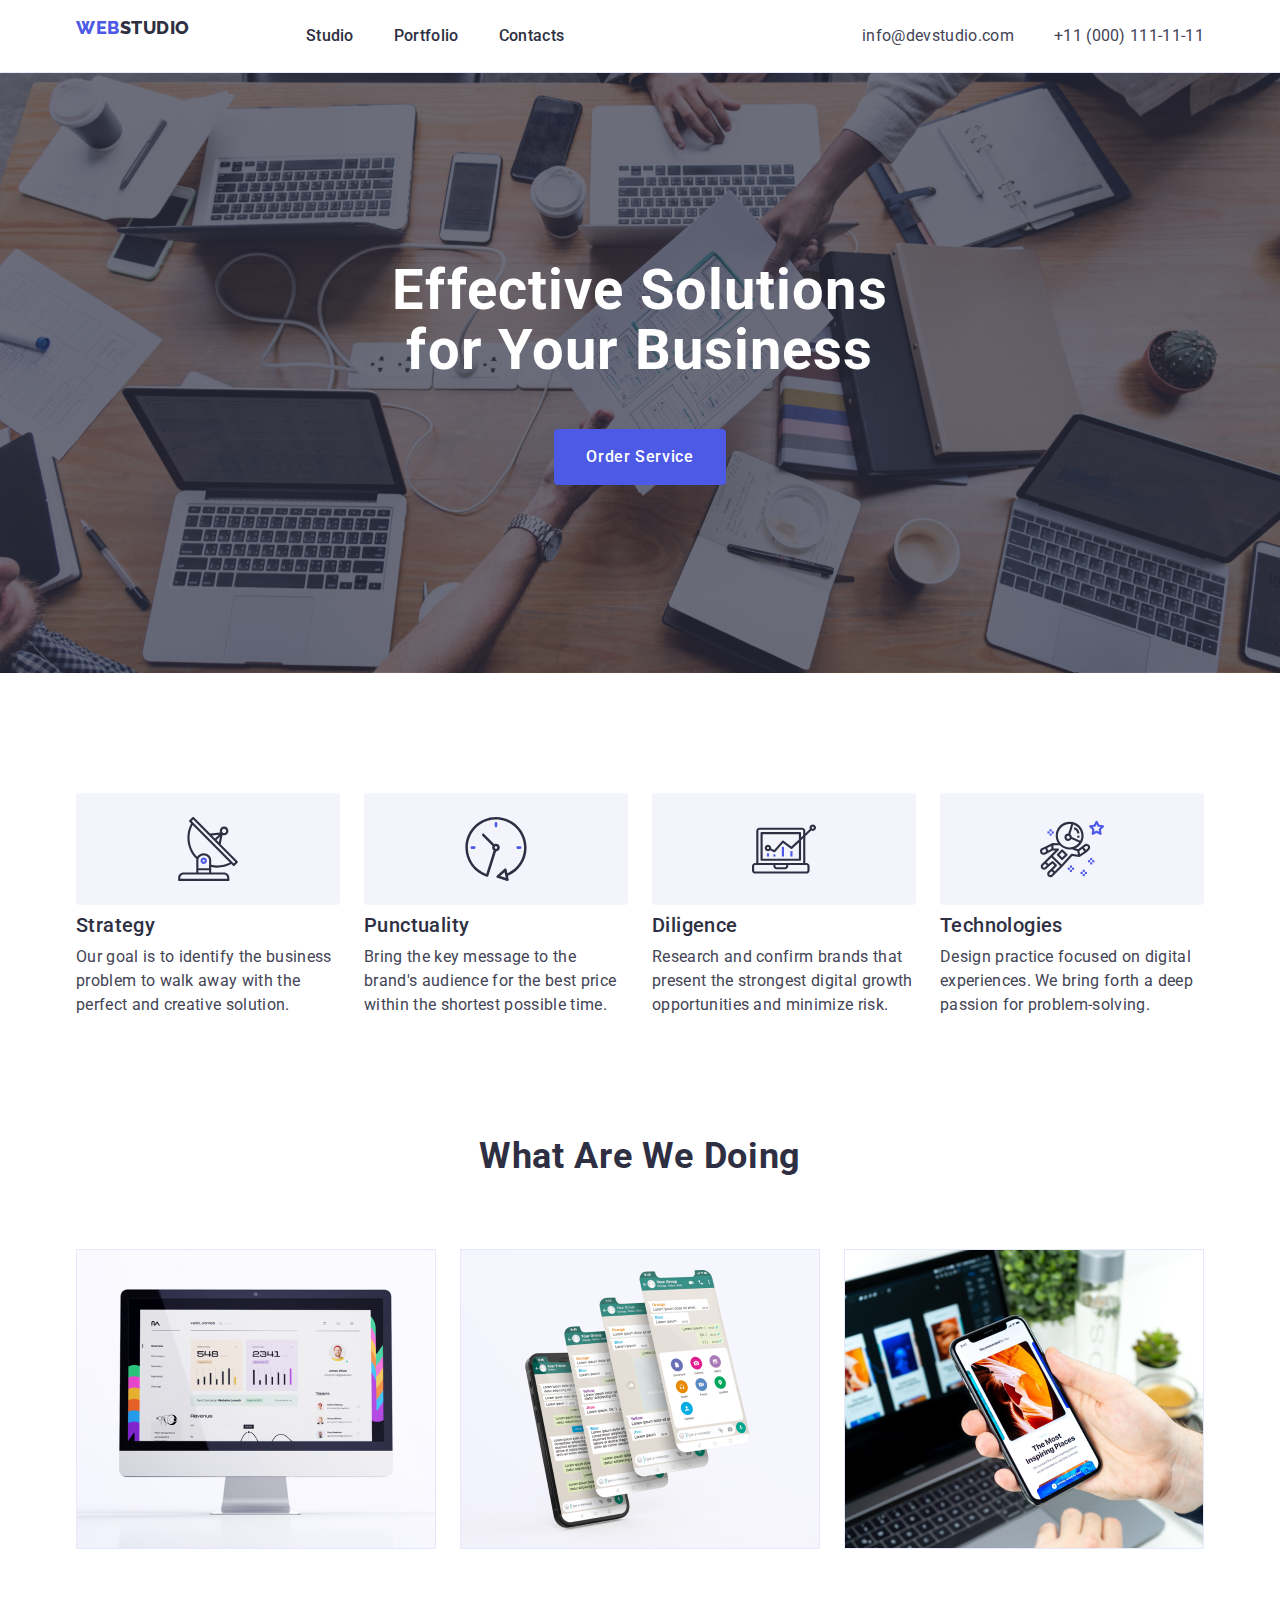
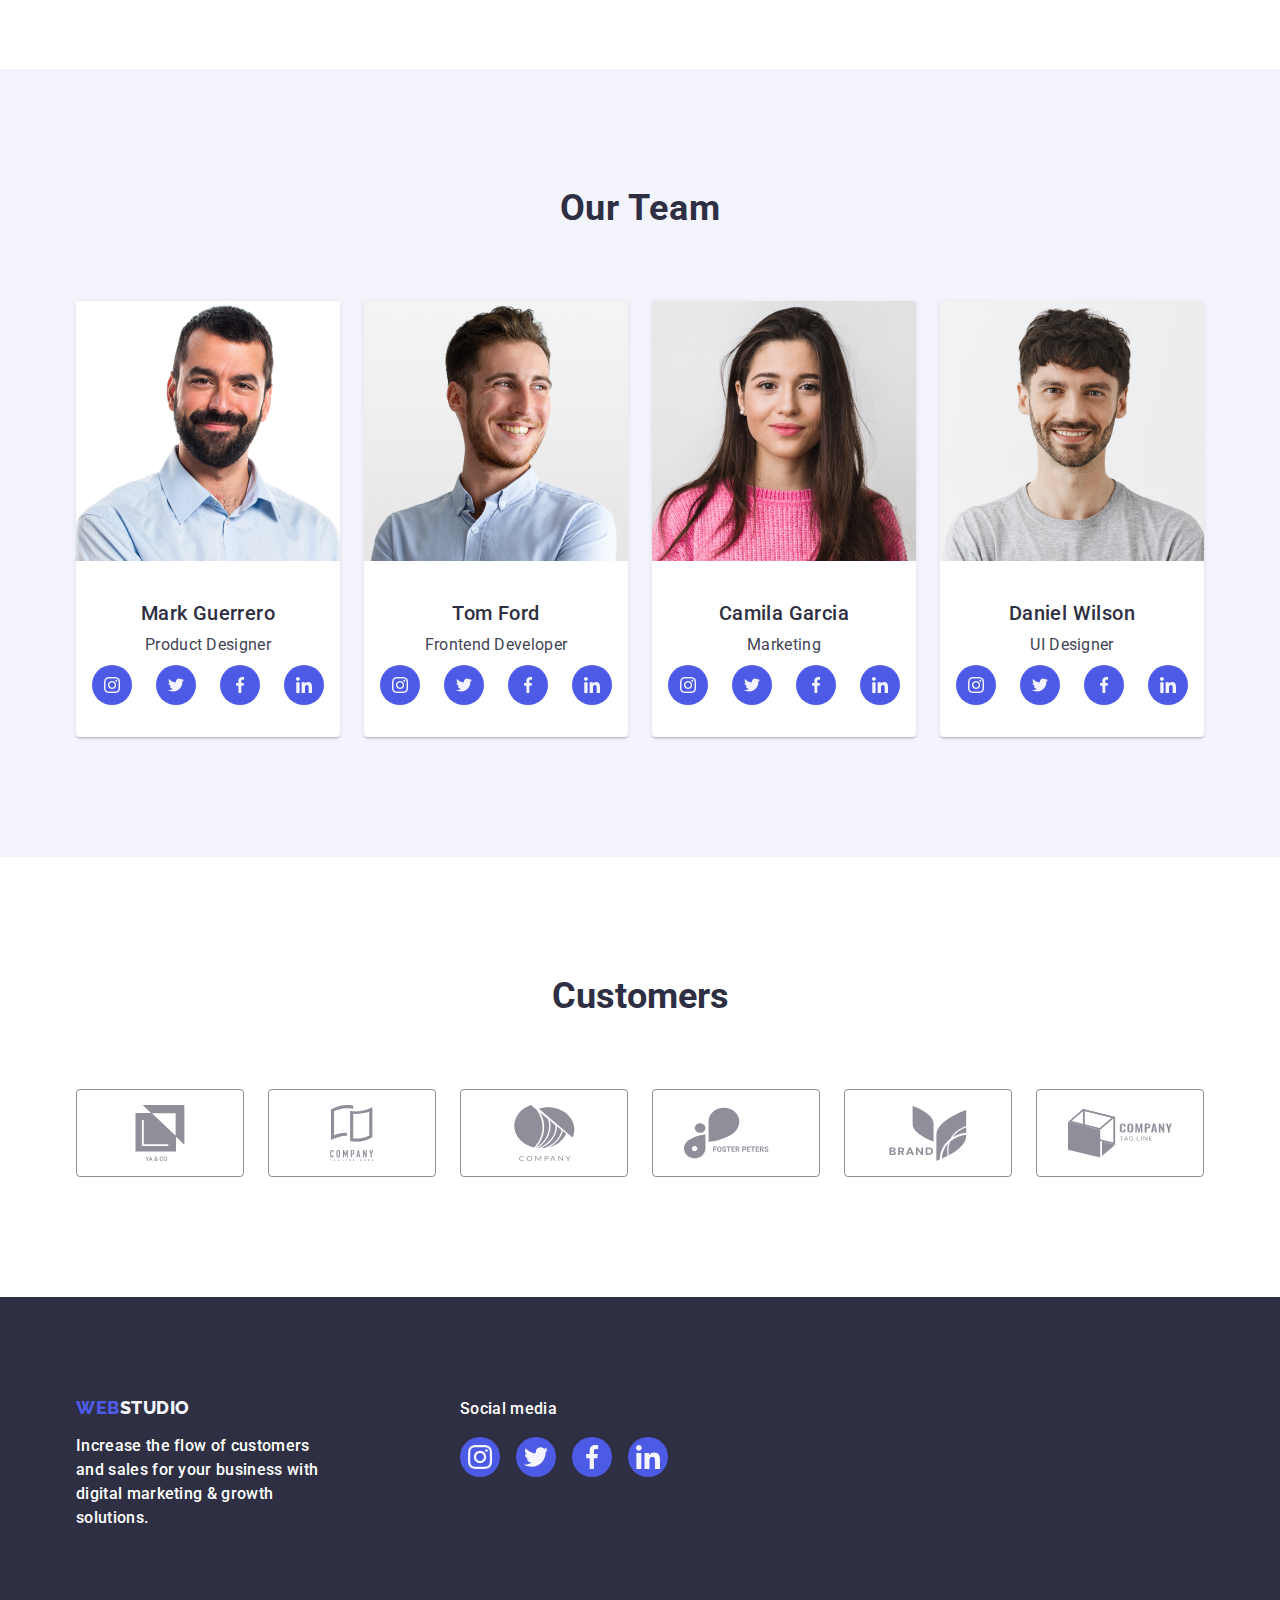
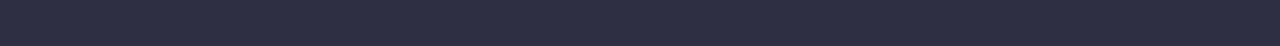
<file: index.html>
<!DOCTYPE html>
<html lang="en">
  <head>
    <meta charset="UTF-8" />
    <meta http-equiv="X-UA-Compatible" content="IE=edge" />
    <meta name="viewport" content="width=device-width, initial-scale=1.0" />
    <title>Document</title>
    <link rel="preconnect" href="https://fonts.googleapis.com" />
    <link rel="preconnect" href="https://fonts.gstatic.com" crossorigin />
    <link
      href="https://fonts.googleapis.com/css2?family=Raleway:wght@800&family=Roboto:wght@400;500;700&display=swap"
      rel="stylesheet"
    />
    <link
      href="https://cdnjs.cloudflare.com/ajax/libs/modern-normalize/1.0.0/modern-normalize.min.css"
      rel="stylesheet"
    />
    <link rel="stylesheet" href="./css/styles.css" />
  </head>
  <body class="main-body">
    <!-- HEADER -->
    <header class="main-header">
      <div class="header-container container">
        <nav class="navigation">
          <a class="logotype link" href="./index.html"
            >Web<span class="logo-part">Studio</span></a
          >
          <ul class="menu list">
            <li class="menu-item">
              <a class="menu-link link" href="./index.html">Studio</a>
            </li>
            <li class="menu-item">
              <a class="menu-link link" href="./portfolio.html">Portfolio</a>
            </li>
            <li class="menu-item">
              <a class="menu-link link" href="">Contacts</a>
            </li>
          </ul>
        </nav>
        <address class="main-address">
          <ul class="list">
            <li class="menu-item">
              <a class="header-link link" href="mailto:info@devstudio.com"
                >info@devstudio.com</a
              >
            </li>
            <li class="menu-item">
              <a class="header-link link" href="tel:+110001111111"
                >+11 (000) 111-11-11</a
              >
            </li>
          </ul>
        </address>
      </div>
    </header>
    <main>
      <!-- MAIN SECTION 1 -->
      <section class="sec-main">
        <div class="container">
          <div class="div-babas">
            <h1 class="main-page-hero">
              Effective Solutions for Your Business
            </h1>
            <button class="modal-btn" type="button">Order Service</button>
          </div>
        </div>
      </section>
      <!-- MAIN SECTION 2 -->
      <section class="second-sec-main">
        <div class="container">
          <h2 class="strengths" hidden>Our Advantages</h2>
          <ul class="list-sec-second">
            <li class="list-item-sec-second">
              <div class="svg-pic">
                <svg class="svg-pic-atr" width="64" height="64">
                  <use href="./images/symbol-defs.svg#icon-antenna-1"></use>
                </svg>
              </div>
              <h3 class="small-tittle">Strategy</h3>
              <p class="small-tittle-text">
                Our goal is to identify the business problem to walk away with
                the perfect and creative solution.
              </p>
            </li>
            <li class="list-item-sec-second">
              <div class="svg-pic">
                <svg class="svg-pic-atr" width="64" height="64">
                  <use href="./images/symbol-defs.svg#icon-clock-1"></use>
                </svg>
              </div>
              <h3 class="small-tittle">Punctuality</h3>
              <p class="small-tittle-text">
                Bring the key message to the brand's audience for the best price
                within the shortest possible time.
              </p>
            </li>
            <li class="list-item-sec-second">
              <div class="svg-pic">
                <svg class="svg-pic-atr" width="64" height="64">
                  <use href="./images/symbol-defs.svg#icon-diagram-1"></use>
                </svg>
              </div>
              <h3 class="small-tittle">Diligence</h3>
              <p class="small-tittle-text">
                Research and confirm brands that present the strongest digital
                growth opportunities and minimize risk.
              </p>
            </li>
            <li class="list-item-sec-second">
              <div class="svg-pic">
                <svg class="svg-pic-atr" width="64" height="64">
                  <use href="./images/symbol-defs.svg#icon-astronaut-1"></use>
                </svg>
              </div>
              <h3 class="small-tittle">Technologies</h3>
              <p class="small-tittle-text">
                Design practice focused on digital experiences. We bring forth a
                deep passion for problem-solving.
              </p>
            </li>
          </ul>
        </div>
      </section>
      <!-- MAIN SECTION 3 -->
      <section class="third-sec-main">
        <div class="container">
          <h2 class="section-tittle">What are we doing</h2>
          <ul class="list-sec-third">
            <li class="section-pic">
              <img src="./images/img1.jpg" alt="monitor-photo" width="360" />
            </li>
            <li class="section-pic">
              <img src="./images/img2.jpg" alt="phone-photo" width="360" />
            </li>
            <li class="section-pic">
              <img src="./images/img3.jpg" alt="screen-photo" width="360" />
            </li>
          </ul>
        </div>
      </section>
      <!-- MAIN SECTION 4 -->
      <section class="team-sec">
        <div class="container">
          <h2 class="team-tittle">Our Team</h2>
          <ul class="list-last-sec">
            <li class="list-item-last-sec">
              <img
                src="./images/mark_guerrero.jpg"
                alt="mark-photo"
                width="264"
              />
              <div class="team-container">
                <h3 class="small-tittle-team">Mark Guerrero</h3>
                <p class="team-description">Product Designer</p>
                <ul class="social-list">
                  <li class="social-list-item">
                    <a href="" class="social-list-link">
                      <svg class="social-list-icon" width="16" height="16">
                        <use
                          href="./images/symbol-defs1.svg#icon-instagram2"
                        ></use>
                      </svg>
                    </a>
                  </li>
                  <li class="social-list-item">
                    <a href="" class="social-list-link">
                      <svg class="social-list-icon" width="16" height="16">
                        <use
                          href="./images/symbol-defs1.svg#icon-twitter1"
                        ></use>
                      </svg>
                    </a>
                  </li>
                  <li class="social-list-item">
                    <a href="" class="social-list-link">
                      <svg class="social-list-icon" width="16" height="16">
                        <use
                          href="./images/symbol-defs1.svg#icon-facebook1"
                        ></use>
                      </svg>
                    </a>
                  </li>
                  <li class="social-list-item">
                    <a href="" class="social-list-link">
                      <svg class="social-list-icon" width="16" height="16">
                        <use
                          href="./images/symbol-defs1.svg#icon-linkedin1"
                        ></use>
                      </svg>
                    </a>
                  </li>
                </ul>
              </div>
            </li>
            <li class="list-item-last-sec">
              <img src="./images/tom_ford.jpg" alt="tom-photo" width="264" />
              <div class="team-container">
                <h3 class="small-tittle-team">Tom Ford</h3>
                <p class="team-description">Frontend Developer</p>
                <ul class="social-list">
                  <li class="social-list-item">
                    <a href="" class="social-list-link">
                      <svg class="social-list-icon" width="16" height="16">
                        <use
                          href="./images/symbol-defs1.svg#icon-instagram2"
                        ></use>
                      </svg>
                    </a>
                  </li>
                  <li class="social-list-item">
                    <a href="" class="social-list-link">
                      <svg class="social-list-icon" width="16" height="16">
                        <use
                          href="./images/symbol-defs1.svg#icon-twitter1"
                        ></use>
                      </svg>
                    </a>
                  </li>
                  <li class="social-list-item">
                    <a href="" class="social-list-link">
                      <svg class="social-list-icon" width="16" height="16">
                        <use
                          href="./images/symbol-defs1.svg#icon-facebook1"
                        ></use>
                      </svg>
                    </a>
                  </li>
                  <li class="social-list-item">
                    <a href="" class="social-list-link">
                      <svg class="social-list-icon" width="16" height="16">
                        <use
                          href="./images/symbol-defs1.svg#icon-linkedin1"
                        ></use>
                      </svg>
                    </a>
                  </li>
                </ul>
              </div>
            </li>
            <li class="list-item-last-sec">
              <img
                src="./images/camila_garcia.jpg"
                alt="camila-photo"
                width="264"
              />
              <div class="team-container">
                <h3 class="small-tittle-team">Camila Garcia</h3>
                <p class="team-description">Marketing</p>
                <ul class="social-list">
                  <li class="social-list-item">
                    <a href="" class="social-list-link">
                      <svg class="social-list-icon" width="16" height="16">
                        <use
                          href="./images/symbol-defs1.svg#icon-instagram2"
                        ></use>
                      </svg>
                    </a>
                  </li>
                  <li class="social-list-item">
                    <a href="" class="social-list-link">
                      <svg class="social-list-icon" width="16" height="16">
                        <use
                          href="./images/symbol-defs1.svg#icon-twitter1"
                        ></use>
                      </svg>
                    </a>
                  </li>
                  <li class="social-list-item">
                    <a href="" class="social-list-link">
                      <svg class="social-list-icon" width="16" height="16">
                        <use
                          href="./images/symbol-defs1.svg#icon-facebook1"
                        ></use>
                      </svg>
                    </a>
                  </li>
                  <li class="social-list-item">
                    <a href="" class="social-list-link">
                      <svg class="social-list-icon" width="16" height="16">
                        <use
                          href="./images/symbol-defs1.svg#icon-linkedin1"
                        ></use>
                      </svg>
                    </a>
                  </li>
                </ul>
              </div>
            </li>
            <li class="list-item-last-sec">
              <img
                src="./images/daniel_wilson.jpg"
                alt="daniel-photo"
                width="264"
              />
              <div class="team-container">
                <h3 class="small-tittle-team">Daniel Wilson</h3>
                <p class="team-description">UI Designer</p>
                <ul class="social-list">
                  <li class="social-list-item">
                    <a href="" class="social-list-link">
                      <svg class="social-list-icon" width="16" height="16">
                        <use
                          href="./images/symbol-defs1.svg#icon-instagram2"
                        ></use>
                      </svg>
                    </a>
                  </li>
                  <li class="social-list-item">
                    <a href="" class="social-list-link">
                      <svg class="social-list-icon" width="16" height="16">
                        <use
                          href="./images/symbol-defs1.svg#icon-twitter1"
                        ></use>
                      </svg>
                    </a>
                  </li>
                  <li class="social-list-item">
                    <a href="" class="social-list-link">
                      <svg class="social-list-icon" width="16" height="16">
                        <use
                          href="./images/symbol-defs1.svg#icon-facebook1"
                        ></use>
                      </svg>
                    </a>
                  </li>
                  <li class="social-list-item">
                    <a href="" class="social-list-link">
                      <svg class="social-list-icon" width="16" height="16">
                        <use
                          href="./images/symbol-defs1.svg#icon-linkedin1"
                        ></use>
                      </svg>
                    </a>
                  </li>
                </ul>
              </div>
            </li>
          </ul>
        </div>
      </section>
      <!-- Main Section 5 -->
      <section class="sec-customer">
        <div class="container">
          <h2 class="sec-customer-tittle">Customers</h2>
          <ul class="customer-list">
            <li class="customer-list-item">
              <a href="" class="customer-link">
                <svg class="customer-pic" width="104" height="56">
                  <use href="./images/symbol-defs2.svg#icon-group1"></use>
                </svg>
              </a>
            </li>
            <li class="customer-list-item">
              <a href="" class="customer-link">
                <svg class="customer-pic" width="104" height="56">
                  <use href="./images/symbol-defs2.svg#icon-group2"></use>
                </svg>
              </a>
            </li>
            <li class="customer-list-item">
              <a href="" class="customer-link">
                <svg class="customer-pic" width="104" height="56">
                  <use href="./images/symbol-defs2.svg#icon-group3"></use>
                </svg>
              </a>
            </li>
            <li class="customer-list-item">
              <a href="" class="customer-link">
                <svg class="customer-pic" width="104" height="56">
                  <use href="./images/symbol-defs2.svg#icon-group4"></use>
                </svg>
              </a>
            </li>
            <li class="customer-list-item">
              <a href="" class="customer-link">
                <svg class="customer-pic" width="104" height="56">
                  <use href="./images/symbol-defs2.svg#icon-group5"></use>
                </svg>
              </a>
            </li>
            <li class="customer-list-item">
              <a href="" class="customer-link">
                <svg class="customer-pic" width="104" height="56">
                  <use href="./images/symbol-defs2.svg#icon-group6"></use>
                </svg>
              </a>
            </li>
          </ul>
        </div>
      </section>
    </main>
    <!-- FOOTER -->
    <footer class="footer-sec">
      <div class="container-footer">
        <div class="logo-wrapper">
          <a class="link logotype" href="./index.html"
            >Web<span class="logo-part-footer">Studio</span></a
          >
          <p class="footer-desc">
            Increase the flow of customers and sales for your business with
            digital marketing & growth solutions.
          </p>
          </div>
          <div class="social-container">
            <p class="footer-desc">Social media</p>
            <ul class="footer-list">
              <li class="footer-list-item">
                <a href="" class="social-list-link-footer">
                  <svg class="social-list-icon" width="24" height="24">
                    <use href="./images/symbol-defs1.svg#icon-instagram2"></use>
                  </svg>
                </a>
              </li>
              <li class="footer-list-item">
                <a href="" class="social-list-link-footer">
                  <svg class="social-list-icon" width="24" height="24">
                    <use href="./images/symbol-defs1.svg#icon-twitter1"></use>
                  </svg>
                </a>
              </li>
              <li class="footer-list-item">
                <a href="" class="social-list-link-footer">
                  <svg class="social-list-icon" width="24" height="24">
                    <use href="./images/symbol-defs1.svg#icon-facebook1"></use>
                  </svg>
                </a>
              </li>
              <li class="footer-list-item">
                <a href="" class="social-list-link-footer">
                  <svg class="social-list-icon" width="24" height="24">
                    <use href="./images/symbol-defs1.svg#icon-linkedin1"></use>
                  </svg>
                </a>
              </li>
            </ul>
          </div>
        </div>
    </footer>
  </body>
</html>
</file>
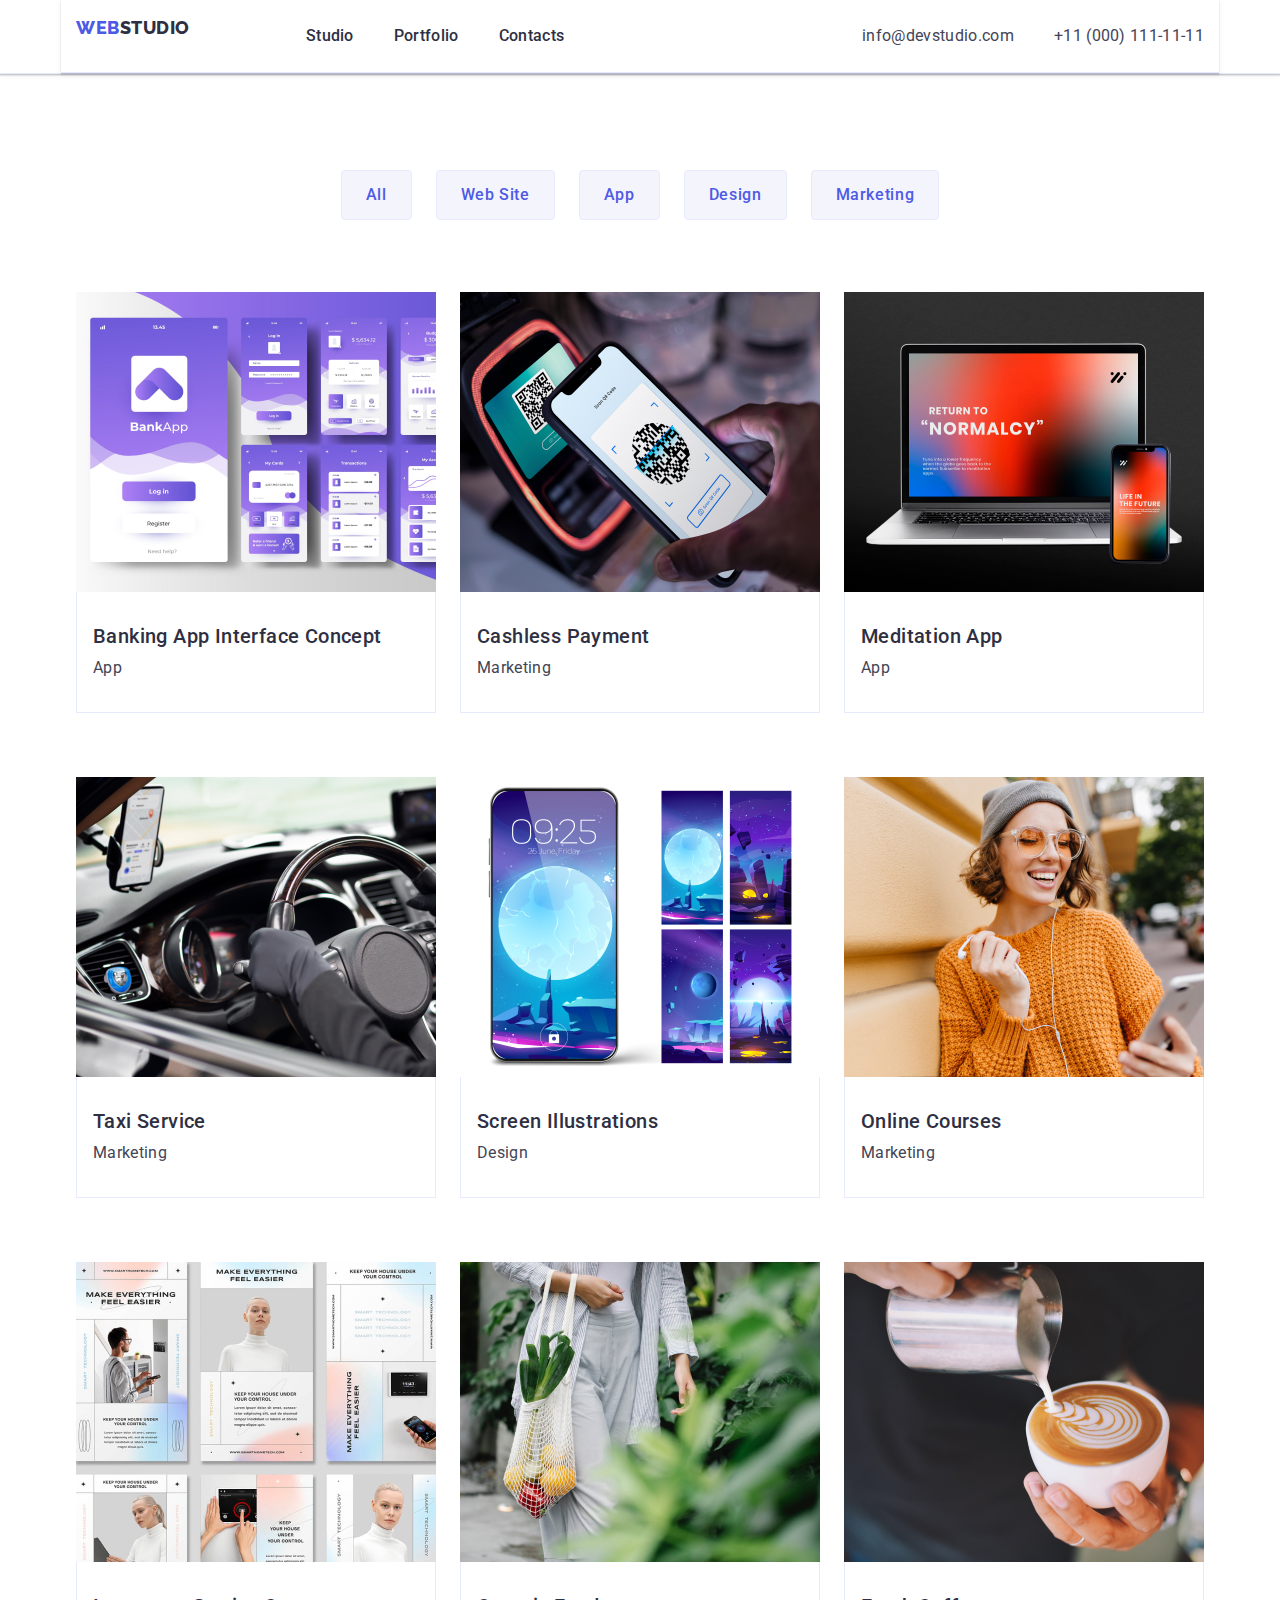
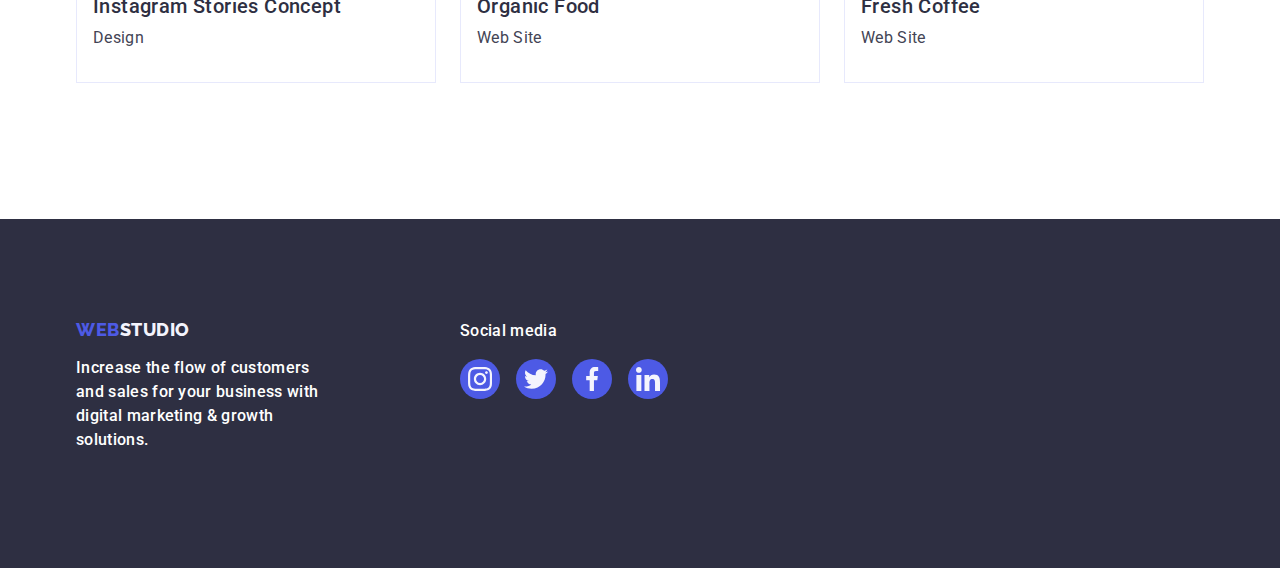
<file: portfolio.html>
<!DOCTYPE html>
<html lang="en">
  <head>
    <meta charset="UTF-8" />
    <meta http-equiv="X-UA-Compatible" content="IE=edge" />
    <meta name="viewport" content="width=device-width, initial-scale=1.0" />
    <title>Document</title>
    <link rel="preconnect" href="https://fonts.googleapis.com" />
    <link rel="preconnect" href="https://fonts.gstatic.com" crossorigin />
    <link
      href="https://fonts.googleapis.com/css2?family=Raleway:wght@800&family=Roboto:wght@400;500;700&display=swap"
      rel="stylesheet"
    />
    <link href="https://cdnjs.cloudflare.com/ajax/libs/modern-normalize/1.0.0/modern-normalize.min.css"
    rel="stylesheet"
    />
    <link rel="stylesheet" href="./css/styles.css" />
  </head>
  <body class="portfolio-body">
    <header class="main-header">
      <div class="main-header container">
      <nav class="navigation">
        <a class="logotype link" href="./index.html"
          >Web<span class="logo-part">Studio</span></a
        >
        <ul class="babas-menu">
          <li class="menu-item">
            <a class="menu-link link" href="./index.html">Studio</a>
          </li>
          <li class="menu-item">
            <a class="menu-link link" href="./portfolio.html">Portfolio</a>
          </li>
          <li class="menu-item">
            <a class="menu-link link" href="">Contacts</a>
          </li>
        </ul>
      </nav>
      <address class="main-address">
        <ul class="list">
          <li class="menu-item">
            <a class="header-link link" href="mailto:info@devstudio.com"
              >info@devstudio.com</a
            >
          </li>
          <li class="menu-item">
            <a class="header-link link" href="tel:+110001111111"
              >+11 (000) 111-11-11</a
            >
          </li>
        </ul>
      </address>
    </div>
    </header>
    <main>
      <section class="main-sec-content">
        <div class="container">
        <h1 hidden>Buttons</h1>
        <ul class="main-sec-list">
          <li><button class="sec-button" type="button">All</button></li>
          <li><button class="sec-button" type="button">Web Site</button></li>
          <li><button class="sec-button" type="button">App</button></li>
          <li><button class="sec-button" type="button">Design</button></li>
          <li><button class="sec-button" type="button">Marketing</button></li>
        </ul>
        <ul class="list-babas">
          <li class="list-item-port">
            <a class="link link-portfolio" href="">
              <img src="./images/img4.jpg" alt="banking-app" width="360" />
              <div class="babas">
              <h2 class="tittle-main-port">Banking App Interface Concept</h2>
              <p class="par-main-port">App</p>
            </div>
            </a>
          </li>

          <li class="list-item-port">
            <a class="link link-portfolio" href="">
              <img src="./images/img5.jpg" alt="payment-app" width="360" />
              <div class="babas">
              <h2 class="tittle-main-port">Cashless Payment</h2>
              <p class="par-main-port">Marketing</p>
            </div>
            </a>
          </li>
          <li class="list-item-port">
            <a class="link link-portfolio" href="">
              <img src="./images/img6.jpg" alt="meditation-app" width="360" />
              <div class="babas">
              <h2 class="tittle-main-port">Meditation App</h2>
              <p class="par-main-port">App</p>
            </div>
            </a>
          </li>
          <li class="list-item-port">
            <a class="link link-portfolio" href="">
            <img src="./images/img7.jpg" alt="taxi-app" width="360" />
            <div class="babas">
            <h2 class="tittle-main-port">Taxi Service</h2>
            <p class="par-main-port">Marketing</p>
          </div>
          </a>
          </li>

          <li class="list-item-port">
            <a class="link link-portfolio" href="">
            <img src="./images/img8.jpg" alt="screen" width="360" />
            <div class="babas">
            <h2 class="tittle-main-port">Screen Illustrations</h2>
            <p class="par-main-port">Design</p>
          </div>
          </a>
          </li>
          <li class="list-item-port">
            <a class="link link-portfolio" href="">
            <img src="./images/img9.jpg" alt="courses" width="360" />
            <div class="babas">
            <h2 class="tittle-main-port">Online Courses</h2>
            <p class="par-main-port">Marketing</p>
          </div>
          </a>
          </li>
          <li class="list-item-port">
            <a class="link link-portfolio" href="">
            <img src="./images/img10.jpg" alt="instastories" width="360" />
            <div class="babas">
            <h2 class="tittle-main-port">Instagram Stories Concept</h2>
            <p class="par-main-port">Design</p>
          </div>
          </a>
          </li>
          <li class="list-item-port">
            <a class="link link-portfolio" href="">
            <img src="./images/img11.jpg" alt="food" width="360" />
            <div class="babas">
            <h2 class="tittle-main-port">Organic Food</h2>
            <p class="par-main-port">Web Site</p>
          </div>
          </a>
          </li>
          <li class="list-item-port">
            <a class="link link-portfolio" href="">
            <img src="./images/img12.jpg" alt="coffee" width="360" />
            <div class="babas">
            <h2 class="tittle-main-port">Fresh Coffee</h2>
            <p class="par-main-port">Web Site</p>
          </div>
          </a>
          </li>
        </ul>
      </div>
      </section>
    </main>

    <footer class="footer-sec">
      <div class="container-footer">
        <div class="logo-wrapper">
          <a class="link logotype" href="./index.html"
            >Web<span class="logo-part-footer">Studio</span></a
          >
          <p class="footer-desc">
            Increase the flow of customers and sales for your business with
            digital marketing & growth solutions.
          </p>
          </div>
          <div class="social-container">
            <p class="footer-desc">Social media</p>
            <ul class="footer-list">
              <li class="footer-list-item">
                <a href="" class="social-list-link-footer">
                  <svg class="social-list-icon" width="24" height="24">
                    <use href="./images/symbol-defs1.svg#icon-instagram2"></use>
                  </svg>
                </a>
              </li>
              <li class="footer-list-item">
                <a href="" class="social-list-link-footer">
                  <svg class="social-list-icon" width="24" height="24">
                    <use href="./images/symbol-defs1.svg#icon-twitter1"></use>
                  </svg>
                </a>
              </li>
              <li class="footer-list-item">
                <a href="" class="social-list-link-footer">
                  <svg class="social-list-icon" width="24" height="24">
                    <use href="./images/symbol-defs1.svg#icon-facebook1"></use>
                  </svg>
                </a>
              </li>
              <li class="footer-list-item">
                <a href="" class="social-list-link-footer">
                  <svg class="social-list-icon" width="24" height="24">
                    <use href="./images/symbol-defs1.svg#icon-linkedin1"></use>
                  </svg>
                </a>
              </li>
            </ul>
          </div>
        </div>
    </footer>
  </body>
</html>
</file>
<file: css/styles.css>
*{margin:0; 
  padding:0;}

:root

.main-header{
    border-bottom: 1px solid #e7e9fc;
    display: flex;
    justify-content: space-between;
    align-items: center; 
    box-shadow:0px 2px 1px rgba(46, 47, 66, 0.08), 0px 1px 1px rgba(46, 47, 66, 0.16), 0px 1px 6px rgba(46, 47, 66, 0.08);
}

.container{
    width: 1158px;
    margin: 0 auto;
    padding: 0 15px;
}

.header-container{
    display:flex;
    justify-content: space-between;
    align-items: center;
}

li{list-style-type:none;}

.navigation{
    display: flex;
    align-items: center;
    gap: 40px
}


.menu{
    display: flex;
    gap: 40px;
    padding: 0;
}



.main-body{
    font-family:Roboto, sans-serif;
    color: #434455;
    background-color: #FFFFFF;
}

.link{
    text-decoration: none;
    margin-bottom: 16px;
}


.link-portfolio{
    display: block;
}

.link-portfolio:hover{
    box-shadow:  0px 1px 6px rgba(46, 47, 66, 0.08), 0px 1px 1px rgba(46, 47, 66, 0.16), 0px 2px 1px rgba(46, 47, 66, 0.08);
}

.link-portfolio:focus{
    box-shadow:  0px 1px 6px rgba(46, 47, 66, 0.08), 0px 1px 1px rgba(46, 47, 66, 0.16), 0px 2px 1px rgba(46, 47, 66, 0.08);
}

img{display:block;}

.logotype {
font-family: 'Raleway', sans-serif;
font-style: normal;
font-weight: 800;
font-size: 18px;
line-height: 1.17;
letter-spacing: 0.03em;
display: flex;
flex-direction: row;
align-items: center;
padding: 0px;
color: #4d5ae5; 
text-transform: uppercase;
margin-right: 76px;
display: inline-block;
}


.logo-part{
   color:#2e2f42; 
}



.list{
    display: flex;
    flex-wrap: wrap;
    gap: 40px;
}

.list-sec-second{
    display: flex;
    gap: 24px;
}

.list-sec-third{
    display: flex;
    gap: 24px;
}

.list-last-sec{
    display: flex;
    gap: 24px;
    flex-wrap: wrap;
}

.list-item-sec-second{
    flex-basis: calc((100% - 3 * 24px) / 4);
}

.main-address{
font-style: normal;
}


.menu-item :hover{
color: #404bbf;
}


.menu-item :focus{
    color: #404bbf;
    }

.menu-item{
    padding: 24px 0;
}


.menu-link{
font-family: 'Roboto', sans-serif;
font-style: normal;
font-weight: 500;
font-size: 16px;
line-height: 24px;
letter-spacing: 0.02em;
color: #2E2F42;
padding: 24px 0;
}


.header-link{
font-family: 'Roboto', sans-serif;
font-style: normal;
font-weight: 400;
font-size: 16px;
line-height: 24px;
letter-spacing: 0.02em;
color: #434455;
padding: 24px 0;
}


.main-page-hero{
font-family: 'Roboto', sans-serif;
font-style: normal;
font-weight: 700;
font-size: 56px;
line-height: 60px;
text-align: center;
letter-spacing: 0.02em;
line-height: 1.07;
color: #ffffff;
max-width: 496px;
margin-bottom:48px;
}


.modal-btn{
background-color: #4D5AE5;
font-family: 'Roboto', sans-serif;
font-style: normal;
font-weight: 500;
font-size: 16px;
line-height: 1.5;
min-width: 169px;
display: block;
align-items: center;
letter-spacing: 0.04em;
color: #FFFFFF;
padding: 16px 32px;
gap: 10px;
cursor: pointer;
height: 56px;
border: none;
background-color:#4d5ae5;
border-radius: 4px;
}


.small-tittle{
font-family: 'Roboto', sans-serif;
font-style: normal;
font-weight: 500;
font-size: 20px;
line-height: 24px;
letter-spacing: 0.02em;
color: #2E2F42;
margin: 8px 0;
text-align: left;
}

.small-tittle-team{
    font-family: 'Roboto', sans-serif;
font-style: normal;
font-weight: 500;
font-size: 20px;
line-height: 24px;
letter-spacing: 0.02em;
color: #2E2F42;
margin: 8px 0;
text-align: center;
}


.small-tittle-text{
font-family: 'Roboto', sans-serif;
font-style: normal;
font-weight: 400;
font-size: 16px;
line-height: 24px;
letter-spacing: 0.02em;
color: #434455;
}


.section-tittle{
font-family: 'Roboto', sans-serif;
font-style: normal;
font-weight: 700;
font-size: 36px;
line-height: 1.11;
text-align: center;
letter-spacing: 0.02em;
text-transform: capitalize;
color: #2E2F42;
margin-bottom: 72px;
}

.section-pic{
    width: calc((100% - 48px) / 3);
}

.third-sec-main{
    padding-bottom: 120px;

}


.sec-main{
    padding: 188px 0;
    background-image:linear-gradient(rgba(46, 47, 66, 0.7), rgba(46, 47, 66, 0.7)), url(../images/people-office2.jpg);
    background-repeat: no-repeat;
    background-position: center;
    background-size: cover;
    max-width: 1440px;
}


.second-sec-main{
    padding: 120px 0;
}

.modal-btn:hover{
    background-color: #404bbf;
}

.modal-btn:focus{
    background-color: #404bbf;
}


.team-sec{
    background-color: #F4F4FD;
    padding: 120px 0;
}


.team-tittle{
    font-size: 36px;
    line-height: 1.11;
    text-align: center;
    letter-spacing: 0.02em;
    text-transform: capitalize;
    color:#2e2f42;
    margin-bottom: 72px; 
}


/* .team-subTittle{
font-family: 'Roboto', sans-serif;
font-style: normal;
font-weight: 500;
font-size: 20px;
line-height: 24px;
letter-spacing: 0.02em;
color: #2e2f42;
} */


.team-description{
font-family: 'Roboto', sans-serif;
font-style: normal;
font-weight: 400;
font-size: 16px;
line-height: 24px;
letter-spacing: 0.02em;
text-align: center;
}

.team-container{
    padding: 32px 16px;
}


.list-item{
    background-color: #FFFFFF;
    width: calc((100% - 72px) / 4);
    border-radius: 0px 0px 4px 4px;
}


.footer-sec{
    background-color: #2E2F42;
    padding: 100px 0;
}


.footer-desc{
font-family: 'Roboto', sans-serif;
font-style: normal;
font-weight: 400;
font-size: 16px;
line-height: 24px;
letter-spacing: 0.02em;
color: #F4F4FD;
max-width: 264px;
}


.logo-part-footer{
    color: #f4f4fd;
}


.portfolio-body{
    font-family: "Roboto", sans-serif;
    color: #434455;
}


.sec-button{
    font-family: "Roboto", sans-serif;
    font-weight: 500;
    font-size: 16px;
    line-height: 1.5;
    letter-spacing: 0.04em;
    color: #4d5ae5;
    background-color: #F4F4FD;
    cursor: pointer;
    padding: 12px 24px;
    border: 1px solid #e7e9fc;
    border-radius: 4px;
}


.sec-button:hover {
    color: #FFFFFF;
    background-color: #404BBF;
    border: 1px solid transparent;
    box-shadow: 0px 3px 1px rgba(0, 0, 0, 0.1), 0px 2px 1px rgba(0, 0, 0, 0.08), 0px 2px 2px rgba(0, 0, 0, 0.12);
  }
  
  .sec-button:focus {
    color: #FFFFFF;
    background-color: #404BBF;
    border: 1px solid transparent;
    box-shadow: 0px 3px 1px rgba(0, 0, 0, 0.1), 0px 2px 1px rgba(0, 0, 0, 0.08), 0px 2px 2px rgba(0, 0, 0, 0.12);
  }



.footer-text{
    color: #F4F4FD;
}


.tittle-main-port{
    font-weight: 500;
    font-size: 20px;
    line-height: 1.2;
    letter-spacing: 0.02em;
    color: #2e2f42;
    margin-bottom:8px;
}


.par-main-port{
    font-size: 16px;
    line-height: 1.5;
    letter-spacing: 0.02em;
    color: #434455;
}


.main-sec{
    padding: 96px 0 120px;
}


.main-sec-list{
    display: flex;
    justify-content: center;
    gap: 24px;
    margin-bottom: 72px;
}


.main-sec-content{
    padding: 96px 0 120px;
}


.babas{
  padding: 32px 16px;
  border: 1px solid #e7e9fc;
  border-top: none; 
}


.babas-menu{
    display: flex;
    flex-wrap: wrap;
    gap: 40px;
    
}


.list-babas{
    display: flex;
    flex-wrap: wrap;
    column-gap: 24px;
    row-gap: 48px;
}


.div-babas {
    display: flex;
    flex-direction: column;
    align-items: center;
}



.svg-pic{
    display: flex;
    align-items: center;
    justify-content: center;
    height: 112px;
    background-color: #f4f4fd;
    border-radius: 4px;
    margin-bottom: 8px;
}

.svg-pic-atr{
    width: 64px;
    height: 64px;
}

.list-item-last-sec{
    box-shadow: 0px 1px 6px rgba(46, 47, 66, 0.08), 0px 1px 1px rgba(46, 47, 66, 0.16), 0px 2px 1px rgba(46, 47, 66, 0.08);
    border-radius:0px 0px 4px 4px;
    background-color: white;
}

.social-list{
    display: flex;
    justify-content: center;
    gap: 24px;
    margin-top: 8px;
}

.social-list-item{
    width: 40px;
    height: 40px;
}

.social-list-link{
    width: 100%;
    height: 100%;
    background-color:#4d5ae5;
    border-radius:50%;
    display: flex;
    align-items: center;
    justify-content: center;
}

.social-list-link:hover,
.social-list-link:focus{
    background-color: #404bbf;
}


.social-list-icon{
    fill:#f4f4fd;
}


.sec-customer{
    padding-top: 120px;
    padding-bottom: 120px;
}


.sec-customer-tittle{
    font-size: 36px;
    line-height: 1.11;
    color: #2E2F42;
    margin-bottom: 72px;
    text-align:center;
}


.customer-list{
    display:flex;
    gap: 24px;
}

.customer-list-item{
    width: calc((100% - 120px) / 6);
    height:88px;
}

.customer-link{
    width: 100%;
    height:100%;
    border: 1px solid #8e8f99;
    border-radius:4px;
    display: flex;
    align-items: center;
    justify-content:center;
    color:#8e8f99;
}

.customer-link:hover,
.customer-link:focus{
    border-color: #404bbf; 
    color:#404bbf ;
}

.customer-link:hover .customer-pic{
fill:#404bbf;
}


.customer-pic{
    fill: currentColor;
}


.container-footer{
    width: 1158px;
    margin: 0 auto;
    padding: 0 15px;
}


.container-footer{
    display:flex;
    align-items: baseline;
}

.logo-wrapper{
    margin-right: 120px;
}

.footer-desc{
    font-weight: 500;
    font-size: 16px;
    line-height: 1.5;
    letter-spacing: 0.02em;
    color: #FFFFFF;
    margin-bottom: 16px;
}


.footer-list{
    display: flex;
    gap:16px;
}


.footer-list-item{
    width: 40px;
    height:40px;
}



.social-list-link-footer{
    width: 100%;
    height: 100%;
    background-color:#4d5ae5;
    border-radius:50%;
    display: flex;
    align-items: center;
    justify-content: center;
}


.social-list-link-footer:hover{
    background-color: #31d0aa;
}

.social-list-link-footer:focus{
    background-color: #31d0aa;
}
</file>
